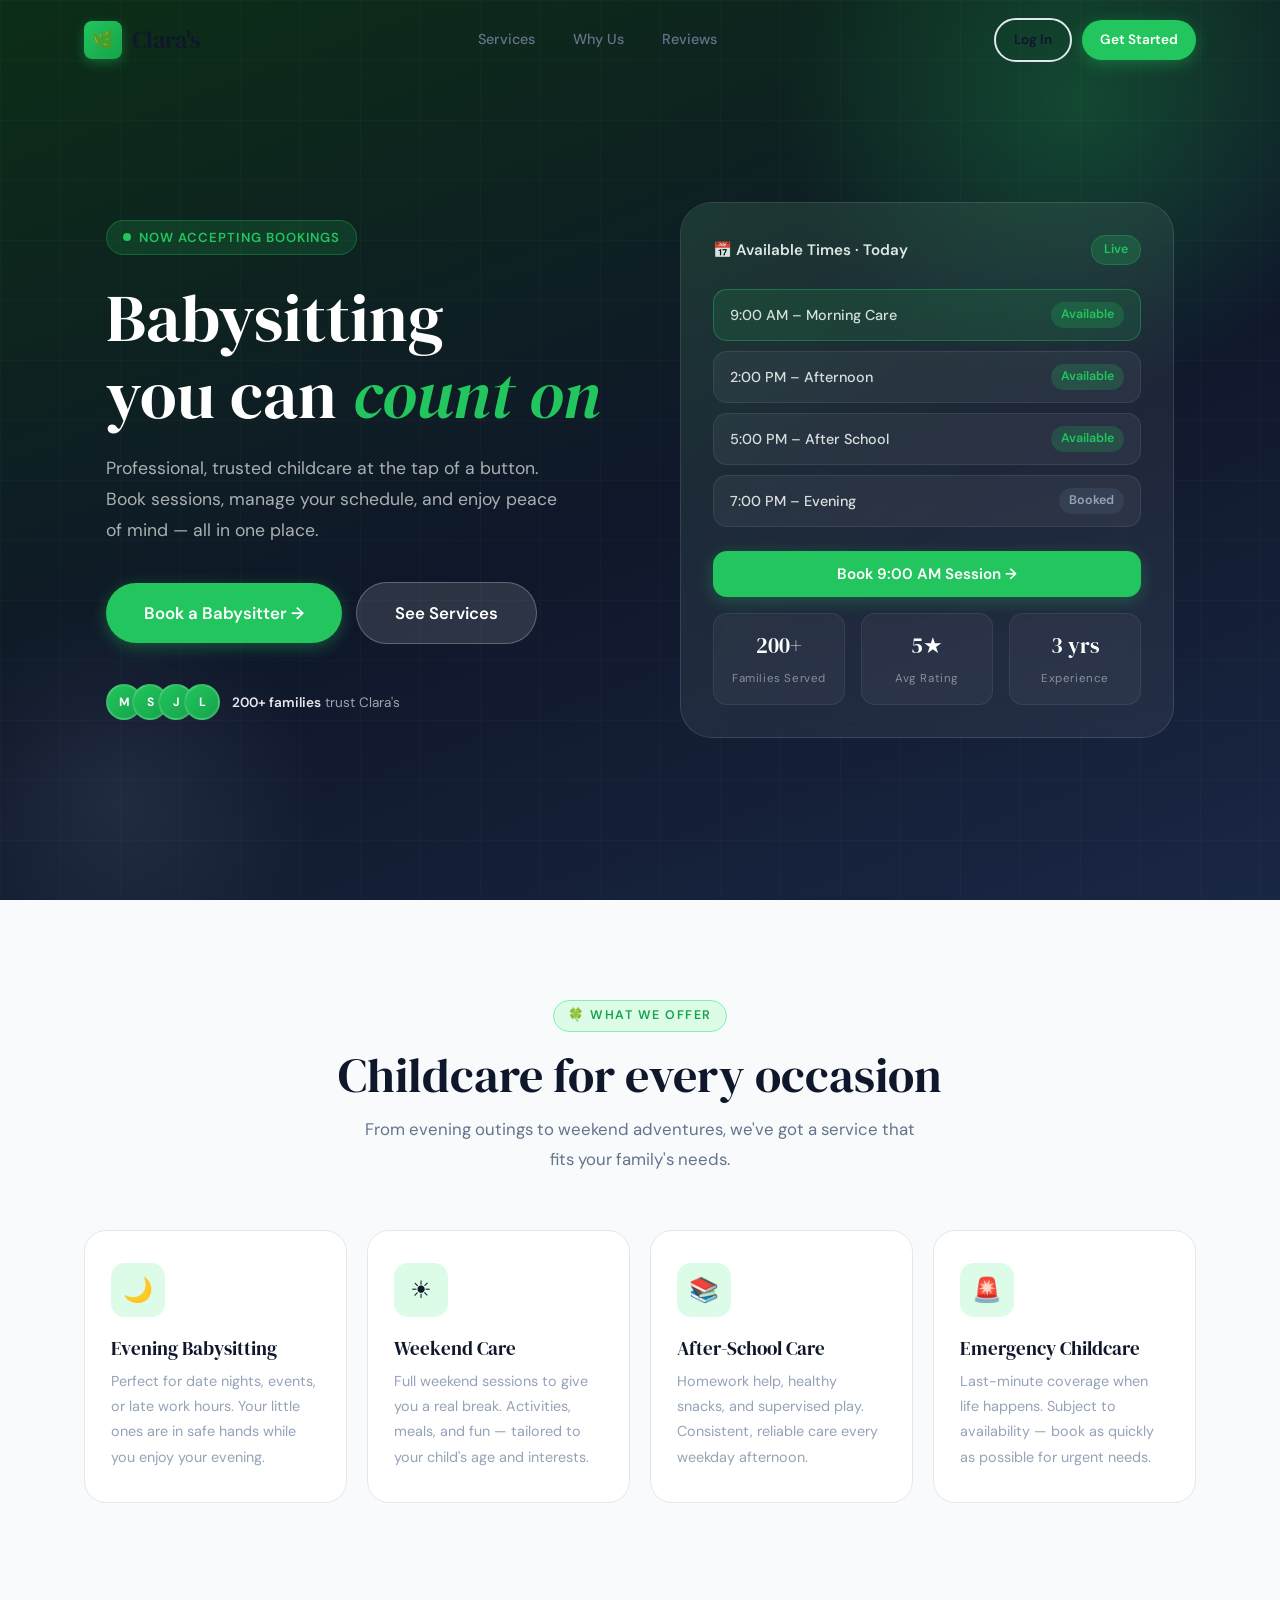
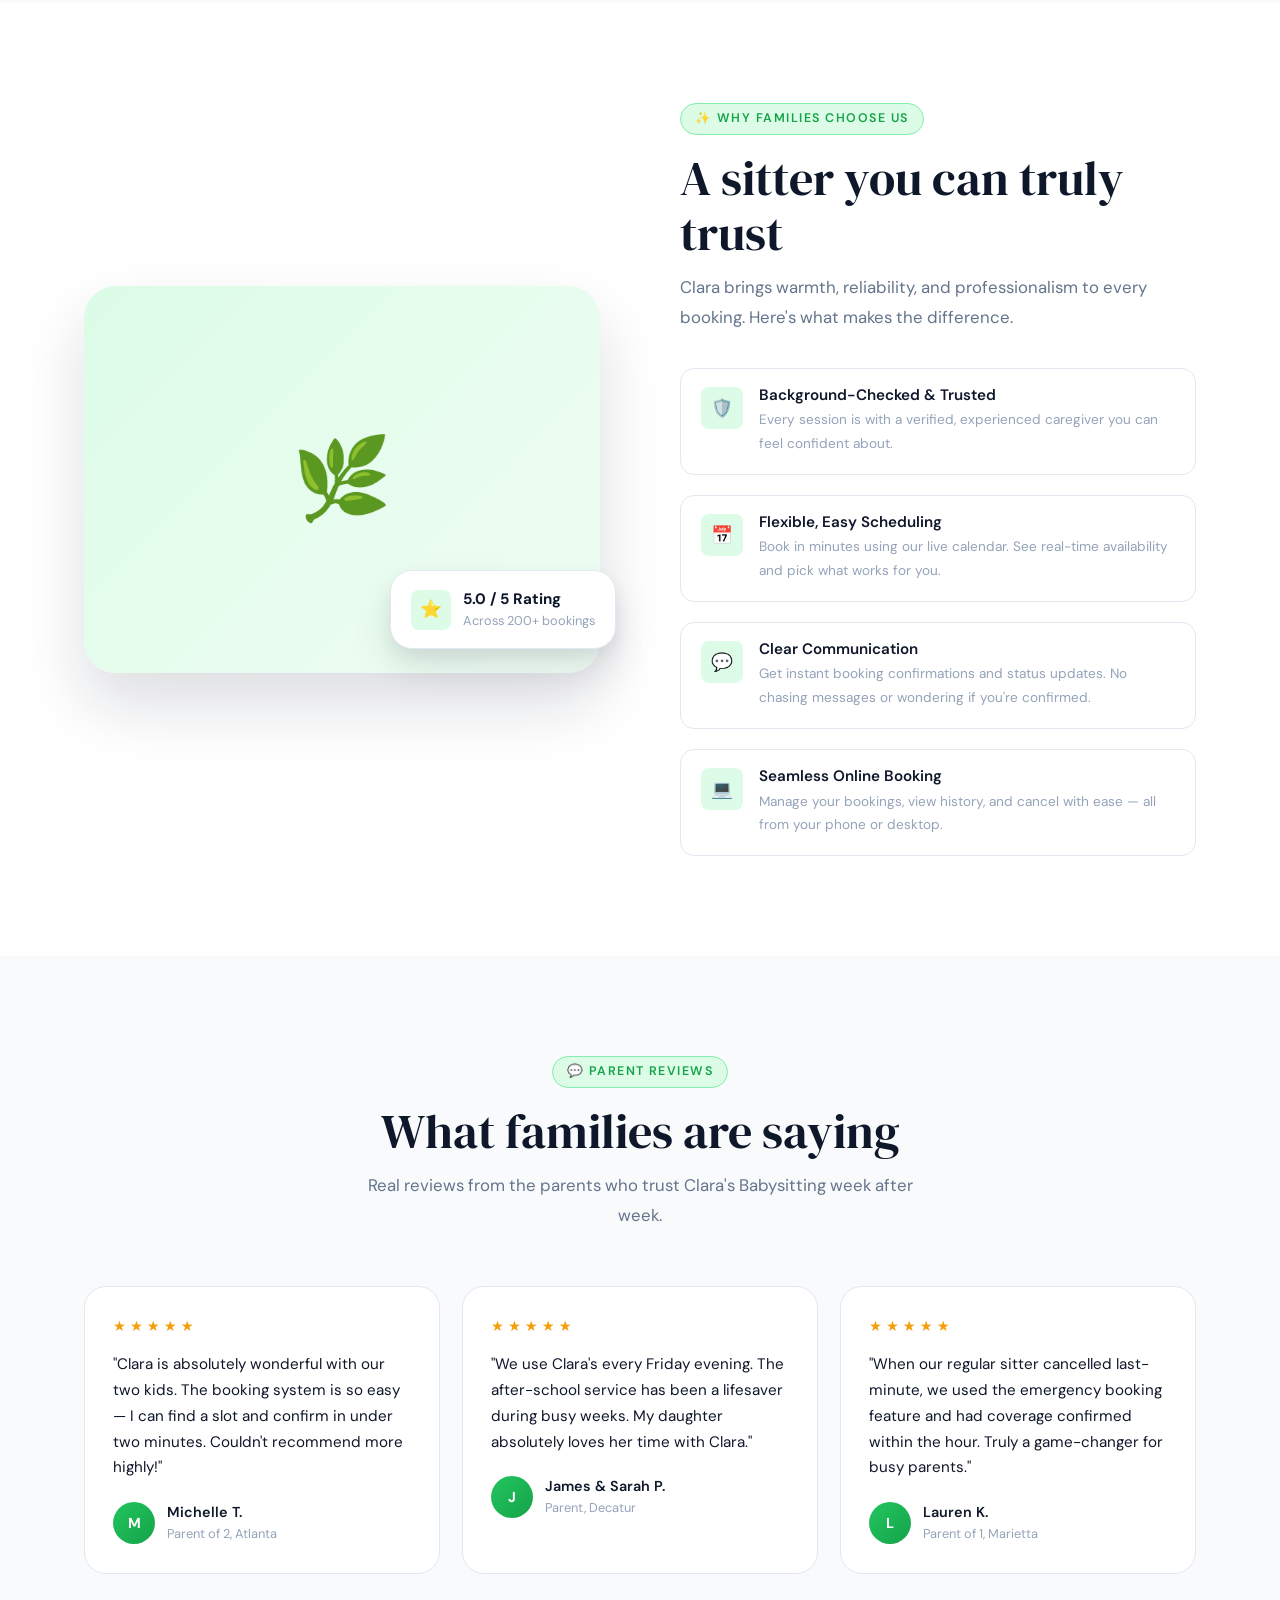
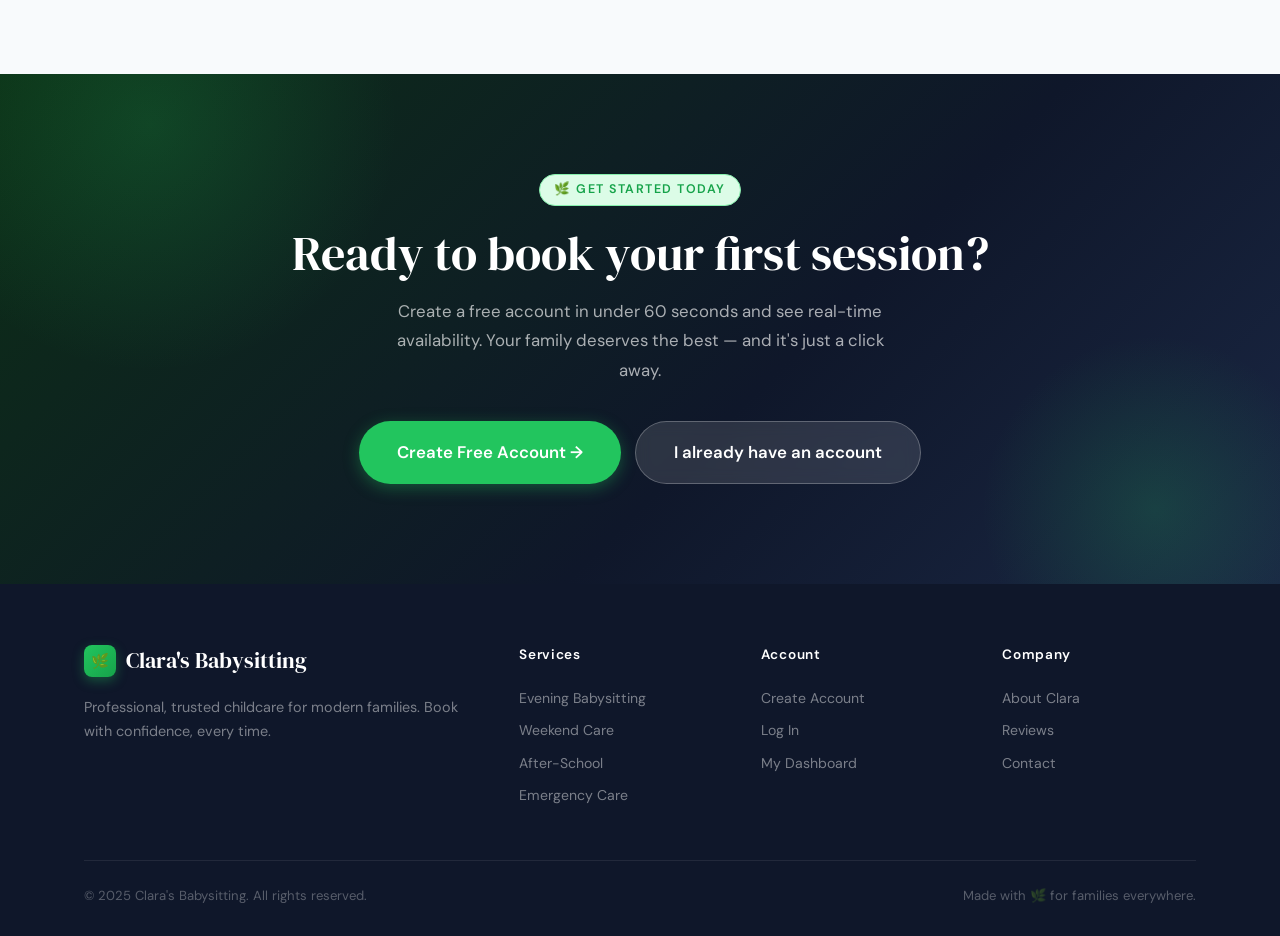
<file: index.html>
<!DOCTYPE html>
<html lang="en">
<head>
  <meta charset="UTF-8">
  <meta name="viewport" content="width=device-width, initial-scale=1.0">
  <title>Clara's Babysitting — Childcare you can count on</title>
  <meta name="description" content="Professional babysitting services. Book trusted, flexible, and reliable childcare online with ease.">
  <link rel="stylesheet" href="css/styles.css">
  <link rel="icon" href="data:image/svg+xml,<svg xmlns='http://www.w3.org/2000/svg' viewBox='0 0 100 100'><text y='.9em' font-size='90'>🌿</text></svg>">
</head>
<body>

  <!-- ============================================================
       NAVIGATION
  ============================================================ -->
  <nav class="nav" id="navbar">
    <div class="container nav-inner">
      <a href="index.html" class="nav-logo">
        <div class="nav-logo-icon">🌿</div>
        Clara's
      </a>
      <div class="nav-links">
        <a href="#services" class="nav-link">Services</a>
        <a href="#why"      class="nav-link">Why Us</a>
        <a href="#reviews"  class="nav-link">Reviews</a>
      </div>
      <div class="nav-cta">
        <a href="login.html"   class="btn btn-outline btn-sm">Log In</a>
        <a href="signup.html"  class="btn btn-primary btn-sm">Get Started</a>
      </div>
      <button class="hamburger" id="hamburger" aria-label="Open menu">
        <span></span><span></span><span></span>
      </button>
    </div>
  </nav>

  <!-- Mobile menu -->
  <div class="mobile-menu" id="mobile-menu">
    <a href="#services" class="nav-link">Services</a>
    <a href="#why"      class="nav-link">Why Us</a>
    <a href="#reviews"  class="nav-link">Reviews</a>
    <div class="mobile-menu-cta">
      <a href="login.html"  class="btn btn-outline">Log In</a>
      <a href="signup.html" class="btn btn-primary">Get Started →</a>
    </div>
  </div>

  <!-- ============================================================
       HERO
  ============================================================ -->
  <section class="hero" id="home">
    <div class="hero-bg">
      <div class="hero-orb hero-orb-1"></div>
      <div class="hero-orb hero-orb-2"></div>
      <div class="hero-grid"></div>
    </div>
    <div class="container hero-inner">
      <!-- Left: Copy -->
      <div class="hero-content">
        <div class="hero-badge">
          <span class="hero-badge-dot"></span>
          Now accepting bookings
        </div>
        <h1 class="hero-title">
          Babysitting<br>
          you can <em>count on</em>
        </h1>
        <p class="hero-sub">
          Professional, trusted childcare at the tap of a button. Book sessions, manage your schedule, and enjoy peace of mind — all in one place.
        </p>
        <div class="hero-cta">
          <a href="signup.html" class="btn btn-primary btn-lg">Book a Babysitter →</a>
          <a href="#services"   class="btn btn-ghost btn-lg">See Services</a>
        </div>
        <div class="hero-trust">
          <div class="hero-trust-avatars">
            <div class="hero-trust-avatar">M</div>
            <div class="hero-trust-avatar">S</div>
            <div class="hero-trust-avatar">J</div>
            <div class="hero-trust-avatar">L</div>
          </div>
          <div class="hero-trust-text">
            <strong>200+ families</strong> trust Clara's
          </div>
        </div>
      </div>

      <!-- Right: Booking preview card -->
      <div class="hero-visual">
        <div class="hero-card">
          <div class="hero-card-header">
            <span class="hero-card-title">📅 Available Times · Today</span>
            <span class="hero-card-badge">Live</span>
          </div>
          <div class="hero-slots">
            <div class="hero-slot selected">
              <span class="hero-slot-time">9:00 AM – Morning Care</span>
              <span class="hero-slot-status avail">Available</span>
            </div>
            <div class="hero-slot">
              <span class="hero-slot-time">2:00 PM – Afternoon</span>
              <span class="hero-slot-status avail">Available</span>
            </div>
            <div class="hero-slot">
              <span class="hero-slot-time">5:00 PM – After School</span>
              <span class="hero-slot-status avail">Available</span>
            </div>
            <div class="hero-slot">
              <span class="hero-slot-time">7:00 PM – Evening</span>
              <span class="hero-slot-status booked">Booked</span>
            </div>
          </div>
          <button class="hero-card-btn" onclick="window.location.href='signup.html'">
            Book 9:00 AM Session →
          </button>
          <div class="hero-stats">
            <div class="hero-stat">
              <span class="hero-stat-num">200+</span>
              <span class="hero-stat-label">Families Served</span>
            </div>
            <div class="hero-stat">
              <span class="hero-stat-num">5★</span>
              <span class="hero-stat-label">Avg Rating</span>
            </div>
            <div class="hero-stat">
              <span class="hero-stat-num">3 yrs</span>
              <span class="hero-stat-label">Experience</span>
            </div>
          </div>
        </div>
      </div>
    </div>
  </section>

  <!-- ============================================================
       SERVICES
  ============================================================ -->
  <section class="services" id="services">
    <div class="container">
      <div class="services-header reveal">
        <div class="section-label">🍀 What We Offer</div>
        <h2 class="section-title">Childcare for every occasion</h2>
        <p class="section-sub">From evening outings to weekend adventures, we've got a service that fits your family's needs.</p>
      </div>
      <div class="services-grid">
        <div class="service-card reveal reveal-delay-1">
          <div class="service-icon">🌙</div>
          <h3>Evening Babysitting</h3>
          <p>Perfect for date nights, events, or late work hours. Your little ones are in safe hands while you enjoy your evening.</p>
        </div>
        <div class="service-card reveal reveal-delay-2">
          <div class="service-icon">☀️</div>
          <h3>Weekend Care</h3>
          <p>Full weekend sessions to give you a real break. Activities, meals, and fun — tailored to your child's age and interests.</p>
        </div>
        <div class="service-card reveal reveal-delay-3">
          <div class="service-icon">📚</div>
          <h3>After-School Care</h3>
          <p>Homework help, healthy snacks, and supervised play. Consistent, reliable care every weekday afternoon.</p>
        </div>
        <div class="service-card reveal reveal-delay-4">
          <div class="service-icon">🚨</div>
          <h3>Emergency Childcare</h3>
          <p>Last-minute coverage when life happens. Subject to availability — book as quickly as possible for urgent needs.</p>
        </div>
      </div>
    </div>
  </section>

  <!-- ============================================================
       WHY CHOOSE US
  ============================================================ -->
  <section class="why" id="why">
    <div class="container why-inner">
      <div class="why-visual reveal">
        <div class="why-img-wrap">
          <div class="why-img-inner">🌿</div>
        </div>
        <div class="why-badge">
          <div class="why-badge-icon">⭐</div>
          <div class="why-badge-text">
            <strong>5.0 / 5 Rating</strong>
            Across 200+ bookings
          </div>
        </div>
      </div>
      <div class="why-content">
        <div class="section-label reveal">✨ Why Families Choose Us</div>
        <h2 class="section-title reveal">A sitter you can truly trust</h2>
        <p class="section-sub reveal">Clara brings warmth, reliability, and professionalism to every booking. Here's what makes the difference.</p>
        <div class="why-benefits">
          <div class="why-benefit reveal reveal-delay-1">
            <div class="why-benefit-icon">🛡️</div>
            <div>
              <h4>Background-Checked & Trusted</h4>
              <p>Every session is with a verified, experienced caregiver you can feel confident about.</p>
            </div>
          </div>
          <div class="why-benefit reveal reveal-delay-2">
            <div class="why-benefit-icon">📅</div>
            <div>
              <h4>Flexible, Easy Scheduling</h4>
              <p>Book in minutes using our live calendar. See real-time availability and pick what works for you.</p>
            </div>
          </div>
          <div class="why-benefit reveal reveal-delay-3">
            <div class="why-benefit-icon">💬</div>
            <div>
              <h4>Clear Communication</h4>
              <p>Get instant booking confirmations and status updates. No chasing messages or wondering if you're confirmed.</p>
            </div>
          </div>
          <div class="why-benefit reveal reveal-delay-4">
            <div class="why-benefit-icon">💻</div>
            <div>
              <h4>Seamless Online Booking</h4>
              <p>Manage your bookings, view history, and cancel with ease — all from your phone or desktop.</p>
            </div>
          </div>
        </div>
      </div>
    </div>
  </section>

  <!-- ============================================================
       TESTIMONIALS
  ============================================================ -->
  <section class="testimonials" id="reviews">
    <div class="container">
      <div class="testimonials-header reveal">
        <div class="section-label">💬 Parent Reviews</div>
        <h2 class="section-title">What families are saying</h2>
        <p class="section-sub">Real reviews from the parents who trust Clara's Babysitting week after week.</p>
      </div>
      <div class="testimonials-grid">
        <div class="testimonial-card reveal reveal-delay-1">
          <div class="testimonial-stars">
            <span class="star">★</span><span class="star">★</span><span class="star">★</span><span class="star">★</span><span class="star">★</span>
          </div>
          <p class="testimonial-text">"Clara is absolutely wonderful with our two kids. The booking system is so easy — I can find a slot and confirm in under two minutes. Couldn't recommend more highly!"</p>
          <div class="testimonial-author">
            <div class="testimonial-avatar">M</div>
            <div>
              <div class="testimonial-name">Michelle T.</div>
              <div class="testimonial-role">Parent of 2, Atlanta</div>
            </div>
          </div>
        </div>
        <div class="testimonial-card reveal reveal-delay-2">
          <div class="testimonial-stars">
            <span class="star">★</span><span class="star">★</span><span class="star">★</span><span class="star">★</span><span class="star">★</span>
          </div>
          <p class="testimonial-text">"We use Clara's every Friday evening. The after-school service has been a lifesaver during busy weeks. My daughter absolutely loves her time with Clara."</p>
          <div class="testimonial-author">
            <div class="testimonial-avatar">J</div>
            <div>
              <div class="testimonial-name">James & Sarah P.</div>
              <div class="testimonial-role">Parent, Decatur</div>
            </div>
          </div>
        </div>
        <div class="testimonial-card reveal reveal-delay-3">
          <div class="testimonial-stars">
            <span class="star">★</span><span class="star">★</span><span class="star">★</span><span class="star">★</span><span class="star">★</span>
          </div>
          <p class="testimonial-text">"When our regular sitter cancelled last-minute, we used the emergency booking feature and had coverage confirmed within the hour. Truly a game-changer for busy parents."</p>
          <div class="testimonial-author">
            <div class="testimonial-avatar">L</div>
            <div>
              <div class="testimonial-name">Lauren K.</div>
              <div class="testimonial-role">Parent of 1, Marietta</div>
            </div>
          </div>
        </div>
      </div>
    </div>
  </section>

  <!-- ============================================================
       CTA
  ============================================================ -->
  <section class="cta-section">
    <div class="cta-section-bg">
      <div class="cta-orb cta-orb-1"></div>
      <div class="cta-orb cta-orb-2"></div>
    </div>
    <div class="container cta-inner reveal">
      <div class="section-label" style="display:inline-flex;margin-bottom:20px">🌿 Get Started Today</div>
      <h2>Ready to book your first session?</h2>
      <p>Create a free account in under 60 seconds and see real-time availability. Your family deserves the best — and it's just a click away.</p>
      <div class="cta-btns">
        <a href="signup.html" class="btn btn-primary btn-lg">Create Free Account →</a>
        <a href="login.html"  class="btn btn-ghost btn-lg">I already have an account</a>
      </div>
    </div>
  </section>

  <!-- ============================================================
       FOOTER
  ============================================================ -->
  <footer class="footer">
    <div class="container">
      <div class="footer-inner">
        <div class="footer-brand">
          <div class="footer-logo">
            <div class="nav-logo-icon" style="width:32px;height:32px;font-size:.9rem">🌿</div>
            Clara's Babysitting
          </div>
          <p class="footer-tagline">Professional, trusted childcare for modern families. Book with confidence, every time.</p>
        </div>
        <div class="footer-col">
          <h5>Services</h5>
          <a href="#services">Evening Babysitting</a>
          <a href="#services">Weekend Care</a>
          <a href="#services">After-School</a>
          <a href="#services">Emergency Care</a>
        </div>
        <div class="footer-col">
          <h5>Account</h5>
          <a href="signup.html">Create Account</a>
          <a href="login.html">Log In</a>
          <a href="dashboard.html">My Dashboard</a>
        </div>
        <div class="footer-col">
          <h5>Company</h5>
          <a href="#why">About Clara</a>
          <a href="#reviews">Reviews</a>
          <a href="mailto:hello@clarasbabysitting.com">Contact</a>
        </div>
      </div>
      <div class="footer-bottom">
        <p>© 2025 Clara's Babysitting. All rights reserved.</p>
        <p>Made with 🌿 for families everywhere.</p>
      </div>
    </div>
  </footer>

  <!-- Toast Container -->
  <div class="toast-container" id="toast-container"></div>

  <!-- ============================================================
       SCRIPTS
  ============================================================ -->
  <script>
    // ---- Navbar scroll ----
    const navbar = document.getElementById('navbar');
    window.addEventListener('scroll', () => {
      navbar.classList.toggle('scrolled', window.scrollY > 40);
    });

    // ---- Hamburger ----
    const hamburger = document.getElementById('hamburger');
    const mobileMenu = document.getElementById('mobile-menu');
    hamburger.addEventListener('click', () => {
      hamburger.classList.toggle('open');
      mobileMenu.classList.toggle('open');
    });

    // Close mobile menu on link click
    mobileMenu.querySelectorAll('.nav-link').forEach(link => {
      link.addEventListener('click', () => {
        hamburger.classList.remove('open');
        mobileMenu.classList.remove('open');
      });
    });

    // ---- Scroll reveal ----
    const revealEls = document.querySelectorAll('.reveal');
    const io = new IntersectionObserver((entries) => {
      entries.forEach(e => {
        if (e.isIntersecting) { e.target.classList.add('visible'); io.unobserve(e.target); }
      });
    }, { threshold: 0.1, rootMargin: '0px 0px -60px 0px' });
    revealEls.forEach(el => io.observe(el));

    // ---- Smooth scroll for anchor links ----
    document.querySelectorAll('a[href^="#"]').forEach(a => {
      a.addEventListener('click', e => {
        const target = document.querySelector(a.getAttribute('href'));
        if (target) { e.preventDefault(); target.scrollIntoView({ behavior: 'smooth' }); }
      });
    });

    // ---- Hero slot interaction ----
    document.querySelectorAll('.hero-slot').forEach(slot => {
      slot.addEventListener('click', () => {
        if (slot.querySelector('.hero-slot-status').classList.contains('booked')) return;
        document.querySelectorAll('.hero-slot').forEach(s => s.classList.remove('selected'));
        slot.classList.add('selected');
      });
    });
  </script>
</body>
</html>
</file>
<file: css/styles.css>
/* ============================================================
   Clara's Babysitting — Main Stylesheet
   ============================================================ */

@import url('https://fonts.googleapis.com/css2?family=DM+Serif+Display:ital@0;1&family=DM+Sans:ital,opsz,wght@0,9..40,300;0,9..40,400;0,9..40,500;0,9..40,600;1,9..40,300&display=swap');

/* ---- CSS Variables ---- */
:root {
  --green:        #22C55E;
  --green-dark:   #16A34A;
  --green-light:  #DCFCE7;
  --green-mid:    #86EFAC;
  --blue-gray:    #64748B;
  --blue-gray-d:  #475569;
  --blue-gray-l:  #CBD5E1;
  --white:        #FFFFFF;
  --off-white:    #F8FAFC;
  --surface:      #F1F5F9;
  --dark:         #0F172A;
  --dark-mid:     #1E293B;
  --muted:        #94A3B8;
  --border:       #E2E8F0;
  --shadow-sm:    0 1px 3px rgba(15,23,42,.06), 0 1px 2px rgba(15,23,42,.04);
  --shadow-md:    0 4px 12px rgba(15,23,42,.08), 0 2px 4px rgba(15,23,42,.05);
  --shadow-lg:    0 20px 40px rgba(15,23,42,.1), 0 8px 16px rgba(15,23,42,.06);
  --shadow-xl:    0 32px 64px rgba(15,23,42,.14);
  --radius-sm:    8px;
  --radius-md:    14px;
  --radius-lg:    22px;
  --radius-xl:    32px;
  --radius-full:  9999px;
  --font-display: 'DM Serif Display', Georgia, serif;
  --font-body:    'DM Sans', system-ui, sans-serif;
  --transition:   0.25s cubic-bezier(0.4, 0, 0.2, 1);
  --transition-slow: 0.5s cubic-bezier(0.4, 0, 0.2, 1);
}

/* ---- Reset & Base ---- */
*, *::before, *::after { box-sizing: border-box; margin: 0; padding: 0; }
html { scroll-behavior: smooth; font-size: 16px; }
body {
  font-family: var(--font-body);
  background: var(--white);
  color: var(--dark);
  line-height: 1.6;
  -webkit-font-smoothing: antialiased;
  overflow-x: hidden;
}
img { max-width: 100%; display: block; }
a { text-decoration: none; color: inherit; }
button { cursor: pointer; font-family: inherit; border: none; background: none; }
ul { list-style: none; }

/* ---- Scroll Animations ---- */
.reveal {
  opacity: 0;
  transform: translateY(28px);
  transition: opacity 0.7s ease, transform 0.7s ease;
}
.reveal.visible {
  opacity: 1;
  transform: translateY(0);
}
.reveal-delay-1 { transition-delay: 0.1s; }
.reveal-delay-2 { transition-delay: 0.2s; }
.reveal-delay-3 { transition-delay: 0.3s; }
.reveal-delay-4 { transition-delay: 0.4s; }

/* ---- Typography ---- */
h1,h2,h3,h4 { line-height: 1.15; font-weight: 400; }
h1 { font-family: var(--font-display); font-size: clamp(2.6rem, 5.5vw, 4.2rem); }
h2 { font-family: var(--font-display); font-size: clamp(2rem, 3.8vw, 3rem); }
h3 { font-family: var(--font-display); font-size: 1.5rem; }
h4 { font-family: var(--font-body); font-size: 1.05rem; font-weight: 600; }
p { color: var(--blue-gray); line-height: 1.75; }

/* ---- Utilities ---- */
.container { max-width: 1160px; margin: 0 auto; padding: 0 24px; }
.section-label {
  display: inline-flex; align-items: center; gap: 8px;
  font-size: 0.78rem; font-weight: 600; letter-spacing: 0.12em;
  text-transform: uppercase; color: var(--green-dark);
  background: var(--green-light); border: 1px solid var(--green-mid);
  padding: 5px 14px; border-radius: var(--radius-full);
  margin-bottom: 16px;
}
.section-title { color: var(--dark); margin-bottom: 12px; }
.section-sub { color: var(--blue-gray); font-size: 1.05rem; max-width: 560px; }

/* ---- Buttons ---- */
.btn {
  display: inline-flex; align-items: center; gap: 8px;
  padding: 14px 28px; border-radius: var(--radius-full);
  font-size: 0.95rem; font-weight: 600; font-family: var(--font-body);
  transition: all var(--transition);
  position: relative; overflow: hidden;
}
.btn-primary {
  background: var(--green); color: var(--white);
  box-shadow: 0 4px 16px rgba(34,197,94,.35);
}
.btn-primary:hover {
  background: var(--green-dark);
  box-shadow: 0 8px 24px rgba(34,197,94,.45);
  transform: translateY(-2px);
}
.btn-primary:active { transform: translateY(0); }
.btn-outline {
  background: transparent; color: var(--dark);
  border: 2px solid var(--border);
}
.btn-outline:hover {
  border-color: var(--green); color: var(--green-dark);
  background: var(--green-light);
}
.btn-ghost {
  background: rgba(255,255,255,0.12); color: var(--white);
  border: 1.5px solid rgba(255,255,255,0.25);
  backdrop-filter: blur(8px);
}
.btn-ghost:hover {
  background: rgba(255,255,255,0.22);
  border-color: rgba(255,255,255,0.5);
}
.btn-lg { padding: 17px 38px; font-size: 1.05rem; }
.btn-sm { padding: 9px 18px; font-size: 0.85rem; }

/* ---- Navigation ---- */
.nav {
  position: fixed; top: 0; left: 0; right: 0; z-index: 1000;
  padding: 18px 0;
  transition: all 0.4s ease;
}
.nav.scrolled {
  background: rgba(255,255,255,0.92);
  backdrop-filter: blur(20px) saturate(180%);
  border-bottom: 1px solid var(--border);
  padding: 12px 0;
  box-shadow: var(--shadow-sm);
}
.nav-inner {
  display: flex; align-items: center; justify-content: space-between;
}
.nav-logo {
  display: flex; align-items: center; gap: 10px;
  font-family: var(--font-display); font-size: 1.5rem; color: var(--dark);
  transition: opacity var(--transition);
}
.nav-logo:hover { opacity: 0.8; }
.nav-logo-icon {
  width: 38px; height: 38px; border-radius: var(--radius-sm);
  background: linear-gradient(135deg, var(--green) 0%, #16A34A 100%);
  display: flex; align-items: center; justify-content: center;
  color: white; font-size: 1.1rem; box-shadow: 0 4px 12px rgba(34,197,94,.35);
}
.nav-links {
  display: flex; align-items: center; gap: 6px;
}
.nav-link {
  padding: 8px 16px; border-radius: var(--radius-full);
  font-size: 0.9rem; font-weight: 500; color: var(--blue-gray);
  transition: all var(--transition);
}
.nav-link:hover { color: var(--dark); background: var(--surface); }
.nav-cta { display: flex; align-items: center; gap: 10px; }
.hamburger {
  display: none; flex-direction: column; gap: 5px;
  width: 36px; height: 36px; align-items: center; justify-content: center;
  border-radius: var(--radius-sm); border: 1.5px solid var(--border);
  background: transparent; transition: all var(--transition);
}
.hamburger:hover { border-color: var(--green); background: var(--green-light); }
.hamburger span {
  display: block; width: 18px; height: 2px;
  background: var(--dark); border-radius: 2px;
  transition: all var(--transition);
}
.hamburger.open span:nth-child(1) { transform: rotate(45deg) translate(5px,5px); }
.hamburger.open span:nth-child(2) { opacity: 0; }
.hamburger.open span:nth-child(3) { transform: rotate(-45deg) translate(5px,-5px); }

/* ---- Mobile Nav ---- */
.mobile-menu {
  display: none; position: fixed; top: 70px; left: 0; right: 0; bottom: 0;
  background: var(--white); z-index: 999; padding: 32px 24px;
  flex-direction: column; gap: 8px;
  border-top: 1px solid var(--border);
}
.mobile-menu.open { display: flex; }
.mobile-menu .nav-link { font-size: 1.1rem; padding: 14px 18px; display: block; }
.mobile-menu-cta { margin-top: 20px; display: flex; flex-direction: column; gap: 10px; }
.mobile-menu-cta .btn { justify-content: center; }

/* ---- Hero ---- */
.hero {
  min-height: 100vh; display: flex; align-items: center;
  background: linear-gradient(160deg, #0c2e16 0%, #0F172A 55%, #1a2744 100%);
  position: relative; overflow: hidden; padding: 120px 0 80px;
}
.hero-bg {
  position: absolute; inset: 0; pointer-events: none; overflow: hidden;
}
.hero-orb {
  position: absolute; border-radius: 50%;
  background: radial-gradient(circle, rgba(34,197,94,.25) 0%, transparent 70%);
  animation: orbFloat 8s ease-in-out infinite;
}
.hero-orb-1 { width: 600px; height: 600px; top: -200px; right: -100px; }
.hero-orb-2 {
  width: 400px; height: 400px; bottom: -100px; left: -80px;
  background: radial-gradient(circle, rgba(100,116,139,.2) 0%, transparent 70%);
  animation-delay: -4s; animation-duration: 10s;
}
.hero-grid {
  position: absolute; inset: 0; opacity: 0.04;
  background-image:
    linear-gradient(rgba(255,255,255,.5) 1px, transparent 1px),
    linear-gradient(90deg, rgba(255,255,255,.5) 1px, transparent 1px);
  background-size: 60px 60px;
}
.hero-inner {
  position: relative; z-index: 1; display: grid;
  grid-template-columns: 1fr 1fr; gap: 80px; align-items: center;
}
.hero-badge {
  display: inline-flex; align-items: center; gap: 8px;
  background: rgba(34,197,94,.15); border: 1px solid rgba(34,197,94,.3);
  color: var(--green); padding: 6px 16px; border-radius: var(--radius-full);
  font-size: 0.82rem; font-weight: 600; letter-spacing: 0.08em;
  text-transform: uppercase; margin-bottom: 24px;
  animation: fadeInDown 0.8s ease forwards;
}
.hero-badge-dot {
  width: 8px; height: 8px; background: var(--green);
  border-radius: 50%; animation: pulse 2s ease infinite;
}
.hero-title {
  color: var(--white); margin-bottom: 20px;
  animation: fadeInUp 0.9s ease 0.1s both;
}
.hero-title em {
  font-style: italic; color: var(--green);
  font-family: var(--font-display);
}
.hero-sub {
  color: rgba(255,255,255,0.65); font-size: 1.1rem; max-width: 460px;
  margin-bottom: 36px; animation: fadeInUp 0.9s ease 0.2s both;
}
.hero-cta {
  display: flex; align-items: center; flex-wrap: wrap; gap: 14px;
  animation: fadeInUp 0.9s ease 0.3s both;
}
.hero-trust {
  display: flex; align-items: center; gap: 12px; margin-top: 40px;
  animation: fadeInUp 0.9s ease 0.4s both;
}
.hero-trust-avatars { display: flex; }
.hero-trust-avatar {
  width: 36px; height: 36px; border-radius: 50%;
  border: 2.5px solid rgba(255,255,255,0.15);
  background: linear-gradient(135deg, var(--green) 0%, #16A34A 100%);
  display: flex; align-items: center; justify-content: center;
  font-size: 0.75rem; font-weight: 700; color: white;
  margin-left: -10px;
}
.hero-trust-avatar:first-child { margin-left: 0; }
.hero-trust-text { color: rgba(255,255,255,0.6); font-size: 0.85rem; }
.hero-trust-text strong { color: rgba(255,255,255,0.9); font-weight: 600; }
.hero-visual { animation: fadeInRight 1s ease 0.2s both; }
.hero-card {
  background: rgba(255,255,255,0.06); border: 1px solid rgba(255,255,255,0.12);
  border-radius: var(--radius-xl); padding: 32px; backdrop-filter: blur(20px);
  position: relative; overflow: hidden;
}
.hero-card::before {
  content: ''; position: absolute; inset: 0; border-radius: inherit;
  background: linear-gradient(135deg, rgba(34,197,94,.08) 0%, transparent 60%);
}
.hero-card-header {
  display: flex; justify-content: space-between; align-items: center;
  margin-bottom: 24px;
}
.hero-card-title { color: rgba(255,255,255,0.9); font-weight: 600; font-size: 0.95rem; }
.hero-card-badge {
  background: rgba(34,197,94,.2); color: var(--green);
  padding: 4px 12px; border-radius: var(--radius-full);
  font-size: 0.78rem; font-weight: 600; border: 1px solid rgba(34,197,94,.3);
}
.hero-slots {
  display: grid; gap: 10px; margin-bottom: 24px;
}
.hero-slot {
  display: flex; justify-content: space-between; align-items: center;
  padding: 12px 16px; border-radius: var(--radius-md);
  background: rgba(255,255,255,0.05); border: 1px solid rgba(255,255,255,0.08);
  transition: all var(--transition); cursor: pointer;
}
.hero-slot:hover { background: rgba(255,255,255,0.09); border-color: rgba(34,197,94,.3); }
.hero-slot.selected { background: rgba(34,197,94,.12); border-color: rgba(34,197,94,.4); }
.hero-slot-time { color: rgba(255,255,255,0.85); font-size: 0.9rem; font-weight: 500; }
.hero-slot-status {
  font-size: 0.78rem; font-weight: 600; padding: 3px 10px;
  border-radius: var(--radius-full);
}
.hero-slot-status.avail { background: rgba(34,197,94,.2); color: var(--green); }
.hero-slot-status.booked { background: rgba(100,116,139,.2); color: var(--muted); }
.hero-card-btn {
  width: 100%; padding: 13px; border-radius: var(--radius-md);
  background: var(--green); color: white; font-weight: 600; font-size: 0.95rem;
  border: none; cursor: pointer; font-family: inherit;
  transition: all var(--transition);
  box-shadow: 0 4px 16px rgba(34,197,94,.3);
}
.hero-card-btn:hover { background: var(--green-dark); transform: translateY(-1px); }
.hero-stats {
  display: grid; grid-template-columns: repeat(3, 1fr); gap: 16px; margin-top: 16px;
}
.hero-stat {
  text-align: center; padding: 14px 8px;
  background: rgba(255,255,255,0.04); border: 1px solid rgba(255,255,255,0.07);
  border-radius: var(--radius-md);
}
.hero-stat-num { color: white; font-family: var(--font-display); font-size: 1.4rem; display: block; }
.hero-stat-label { color: rgba(255,255,255,0.45); font-size: 0.72rem; letter-spacing: 0.05em; }

/* ---- Services ---- */
.services { padding: 100px 0; background: var(--off-white); }
.services-header { text-align: center; margin-bottom: 56px; }
.services-header .section-sub { margin: 0 auto; }
.services-grid {
  display: grid; grid-template-columns: repeat(4, 1fr); gap: 20px;
}
.service-card {
  background: var(--white); border: 1px solid var(--border);
  border-radius: var(--radius-lg); padding: 32px 26px;
  transition: all 0.35s cubic-bezier(0.4, 0, 0.2, 1);
  position: relative; overflow: hidden;
}
.service-card::before {
  content: ''; position: absolute; bottom: 0; left: 0; right: 0;
  height: 3px; background: linear-gradient(90deg, var(--green) 0%, var(--green-dark) 100%);
  transform: scaleX(0); transform-origin: left; transition: transform 0.35s ease;
}
.service-card:hover {
  transform: translateY(-6px);
  box-shadow: var(--shadow-lg);
  border-color: var(--green-mid);
}
.service-card:hover::before { transform: scaleX(1); }
.service-icon {
  width: 54px; height: 54px; border-radius: var(--radius-md);
  background: var(--green-light); display: flex; align-items: center;
  justify-content: center; margin-bottom: 20px;
  font-size: 1.5rem; transition: transform var(--transition);
}
.service-card:hover .service-icon { transform: scale(1.08); }
.service-card h3 { font-size: 1.2rem; color: var(--dark); margin-bottom: 10px; }
.service-card p { font-size: 0.9rem; color: var(--muted); }

/* ---- Why Choose Us ---- */
.why { padding: 100px 0; }
.why-inner {
  display: grid; grid-template-columns: 1fr 1fr; gap: 80px; align-items: center;
}
.why-visual { position: relative; }
.why-img-wrap {
  border-radius: var(--radius-xl); overflow: hidden;
  box-shadow: var(--shadow-xl);
  background: linear-gradient(135deg, var(--green-light) 0%, #F0FDF4 100%);
  aspect-ratio: 4/3; position: relative;
}
.why-img-inner {
  width: 100%; height: 100%;
  display: flex; align-items: center; justify-content: center;
  font-size: 5rem;
}
.why-badge {
  position: absolute; bottom: 24px; right: -16px;
  background: var(--white); border-radius: var(--radius-lg);
  padding: 16px 20px; box-shadow: var(--shadow-lg);
  display: flex; align-items: center; gap: 12px; border: 1px solid var(--border);
}
.why-badge-icon {
  width: 40px; height: 40px; background: var(--green-light);
  border-radius: var(--radius-sm); display: flex; align-items: center;
  justify-content: center; font-size: 1.1rem; flex-shrink: 0;
}
.why-badge-text { font-size: 0.8rem; color: var(--muted); }
.why-badge-text strong { display: block; color: var(--dark); font-size: 0.95rem; font-weight: 700; }
.why-benefits { display: grid; gap: 20px; margin-top: 36px; }
.why-benefit {
  display: flex; gap: 16px; align-items: flex-start;
  padding: 18px 20px; border-radius: var(--radius-md);
  border: 1px solid var(--border); transition: all var(--transition);
}
.why-benefit:hover { border-color: var(--green-mid); background: var(--green-light); }
.why-benefit-icon {
  width: 42px; height: 42px; flex-shrink: 0; border-radius: var(--radius-sm);
  background: var(--green-light); display: flex; align-items: center;
  justify-content: center; font-size: 1.1rem;
}
.why-benefit h4 { color: var(--dark); margin-bottom: 4px; font-size: 0.95rem; }
.why-benefit p { font-size: 0.85rem; color: var(--muted); }

/* ---- Testimonials ---- */
.testimonials { padding: 100px 0; background: var(--off-white); }
.testimonials-header { text-align: center; margin-bottom: 56px; }
.testimonials-header .section-sub { margin: 0 auto; }
.testimonials-grid { display: grid; grid-template-columns: repeat(3, 1fr); gap: 22px; }
.testimonial-card {
  background: var(--white); border: 1px solid var(--border);
  border-radius: var(--radius-lg); padding: 28px; position: relative;
  transition: all var(--transition);
}
.testimonial-card:hover { transform: translateY(-4px); box-shadow: var(--shadow-md); }
.testimonial-stars { display: flex; gap: 4px; margin-bottom: 14px; }
.star { color: #F59E0B; font-size: 0.9rem; }
.testimonial-text { color: var(--dark); font-size: 0.95rem; line-height: 1.7; margin-bottom: 20px; }
.testimonial-author { display: flex; align-items: center; gap: 12px; }
.testimonial-avatar {
  width: 42px; height: 42px; border-radius: 50%; flex-shrink: 0;
  background: linear-gradient(135deg, var(--green) 0%, var(--green-dark) 100%);
  display: flex; align-items: center; justify-content: center;
  font-weight: 700; color: white; font-size: 0.9rem;
}
.testimonial-name { font-weight: 600; color: var(--dark); font-size: 0.9rem; }
.testimonial-role { color: var(--muted); font-size: 0.8rem; }

/* ---- CTA Section ---- */
.cta-section {
  padding: 100px 0;
  background: linear-gradient(135deg, #0c2e16 0%, #0F172A 60%, #1a2744 100%);
  position: relative; overflow: hidden;
}
.cta-section-bg {
  position: absolute; inset: 0; pointer-events: none;
}
.cta-orb {
  position: absolute; border-radius: 50%;
  background: radial-gradient(circle, rgba(34,197,94,.18) 0%, transparent 70%);
}
.cta-orb-1 { width: 500px; height: 500px; top: -200px; left: -100px; }
.cta-orb-2 { width: 350px; height: 350px; bottom: -100px; right: -50px; }
.cta-inner { text-align: center; position: relative; z-index: 1; }
.cta-inner h2 { color: white; margin-bottom: 16px; }
.cta-inner p { color: rgba(255,255,255,0.65); font-size: 1.05rem; max-width: 520px; margin: 0 auto 36px; }
.cta-btns { display: flex; justify-content: center; gap: 14px; flex-wrap: wrap; }

/* ---- Footer ---- */
.footer { background: var(--dark); padding: 60px 0 28px; }
.footer-inner { display: grid; grid-template-columns: 2fr 1fr 1fr 1fr; gap: 48px; }
.footer-brand { }
.footer-logo {
  display: flex; align-items: center; gap: 10px; margin-bottom: 16px;
  color: white; font-family: var(--font-display); font-size: 1.35rem;
}
.footer-tagline { color: rgba(255,255,255,0.45); font-size: 0.9rem; line-height: 1.7; }
.footer-col h5 {
  color: white; font-weight: 600; margin-bottom: 16px;
  font-size: 0.85rem; letter-spacing: 0.05em;
}
.footer-col a {
  display: block; color: rgba(255,255,255,0.45); font-size: 0.88rem;
  padding: 5px 0; transition: color var(--transition);
}
.footer-col a:hover { color: var(--green); }
.footer-bottom {
  border-top: 1px solid rgba(255,255,255,0.08); margin-top: 48px; padding-top: 24px;
  display: flex; justify-content: space-between; align-items: center; flex-wrap: wrap; gap: 12px;
}
.footer-bottom p { color: rgba(255,255,255,0.3); font-size: 0.82rem; }

/* ---- Auth Modal / Pages ---- */
.auth-page {
  min-height: 100vh; display: flex; align-items: center; justify-content: center;
  background: linear-gradient(160deg, var(--off-white) 0%, var(--surface) 100%);
  padding: 100px 24px 60px;
}
.auth-card {
  width: 100%; max-width: 460px;
  background: var(--white); border: 1px solid var(--border);
  border-radius: var(--radius-xl); padding: 48px 40px;
  box-shadow: var(--shadow-xl);
  animation: fadeInUp 0.6s ease both;
}
.auth-logo {
  text-align: center; margin-bottom: 32px;
  display: flex; flex-direction: column; align-items: center; gap: 8px;
}
.auth-logo-icon {
  width: 56px; height: 56px; border-radius: var(--radius-md);
  background: linear-gradient(135deg, var(--green) 0%, var(--green-dark) 100%);
  display: flex; align-items: center; justify-content: center;
  font-size: 1.6rem; box-shadow: 0 8px 24px rgba(34,197,94,.35);
  margin-bottom: 4px;
}
.auth-logo-name { font-family: var(--font-display); font-size: 1.4rem; color: var(--dark); }
.auth-title { font-family: var(--font-display); font-size: 1.7rem; text-align: center; margin-bottom: 8px; }
.auth-sub { text-align: center; font-size: 0.9rem; color: var(--muted); margin-bottom: 32px; }

/* ---- Forms ---- */
.form-group { margin-bottom: 18px; }
.form-label {
  display: block; font-size: 0.85rem; font-weight: 600;
  color: var(--dark-mid); margin-bottom: 7px;
}
.form-input {
  width: 100%; padding: 12px 16px; border-radius: var(--radius-sm);
  border: 1.5px solid var(--border); background: var(--off-white);
  font-family: var(--font-body); font-size: 0.95rem; color: var(--dark);
  transition: all var(--transition); outline: none;
}
.form-input:focus { border-color: var(--green); background: white; box-shadow: 0 0 0 3px rgba(34,197,94,.12); }
.form-input::placeholder { color: var(--muted); }
.form-submit { width: 100%; margin-top: 8px; }
.form-link { text-align: center; margin-top: 20px; font-size: 0.88rem; color: var(--muted); }
.form-link a { color: var(--green-dark); font-weight: 600; }
.form-link a:hover { text-decoration: underline; }
.form-error {
  color: #DC2626; font-size: 0.82rem; margin-top: 5px; display: none;
}
.form-error.show { display: block; }

/* ---- Alerts ---- */
.alert {
  padding: 12px 16px; border-radius: var(--radius-sm);
  font-size: 0.88rem; margin-bottom: 18px; display: none;
}
.alert.show { display: block; }
.alert-success { background: var(--green-light); border: 1px solid var(--green-mid); color: var(--green-dark); }
.alert-error { background: #FEE2E2; border: 1px solid #FECACA; color: #B91C1C; }

/* ---- Animations ---- */
@keyframes fadeInUp   { from { opacity: 0; transform: translateY(24px); } to { opacity: 1; transform: none; } }
@keyframes fadeInDown { from { opacity: 0; transform: translateY(-14px); } to { opacity: 1; transform: none; } }
@keyframes fadeInRight { from { opacity: 0; transform: translateX(28px); } to { opacity: 1; transform: none; } }
@keyframes orbFloat {
  0%, 100% { transform: translate(0, 0) scale(1); }
  33% { transform: translate(-20px, 15px) scale(1.05); }
  66% { transform: translate(15px, -10px) scale(0.97); }
}
@keyframes pulse {
  0%, 100% { opacity: 1; transform: scale(1); }
  50% { opacity: 0.6; transform: scale(0.85); }
}
@keyframes spin { to { transform: rotate(360deg); } }
@keyframes shimmer {
  0% { background-position: -200% center; }
  100% { background-position: 200% center; }
}

/* ---- Loading Spinner ---- */
.spinner {
  width: 20px; height: 20px; border: 2.5px solid rgba(255,255,255,.3);
  border-top-color: white; border-radius: 50%;
  animation: spin 0.8s linear infinite; display: inline-block;
}
.spinner-dark {
  border-color: rgba(15,23,42,.15); border-top-color: var(--green);
}

/* ---- Toast ---- */
.toast-container {
  position: fixed; bottom: 24px; right: 24px; z-index: 9999;
  display: flex; flex-direction: column; gap: 10px;
}
.toast {
  padding: 14px 18px; border-radius: var(--radius-md);
  box-shadow: var(--shadow-lg); min-width: 260px; max-width: 340px;
  display: flex; align-items: center; gap: 12px;
  font-size: 0.88rem; font-weight: 500;
  animation: fadeInRight 0.4s ease both;
  border: 1px solid transparent;
}
.toast-success { background: var(--green-light); border-color: var(--green-mid); color: var(--green-dark); }
.toast-error { background: #FEE2E2; border-color: #FECACA; color: #B91C1C; }
.toast-info { background: #EFF6FF; border-color: #BFDBFE; color: #1D4ED8; }

/* ---- Responsive ---- */
@media (max-width: 1024px) {
  .services-grid { grid-template-columns: repeat(2, 1fr); }
  .footer-inner { grid-template-columns: 1fr 1fr; gap: 36px; }
}
@media (max-width: 900px) {
  .hero-inner { grid-template-columns: 1fr; gap: 48px; }
  .hero-visual { display: none; }
  .why-inner { grid-template-columns: 1fr; }
  .why-visual { display: none; }
  .testimonials-grid { grid-template-columns: 1fr; max-width: 500px; margin: 0 auto; }
  .nav-links, .nav-cta { display: none; }
  .hamburger { display: flex; }
}
@media (max-width: 640px) {
  .services-grid { grid-template-columns: 1fr; }
  .hero-stats { grid-template-columns: repeat(3,1fr); }
  .footer-inner { grid-template-columns: 1fr; }
  .auth-card { padding: 36px 24px; }
  .cta-btns { flex-direction: column; align-items: center; }
}
</file>
